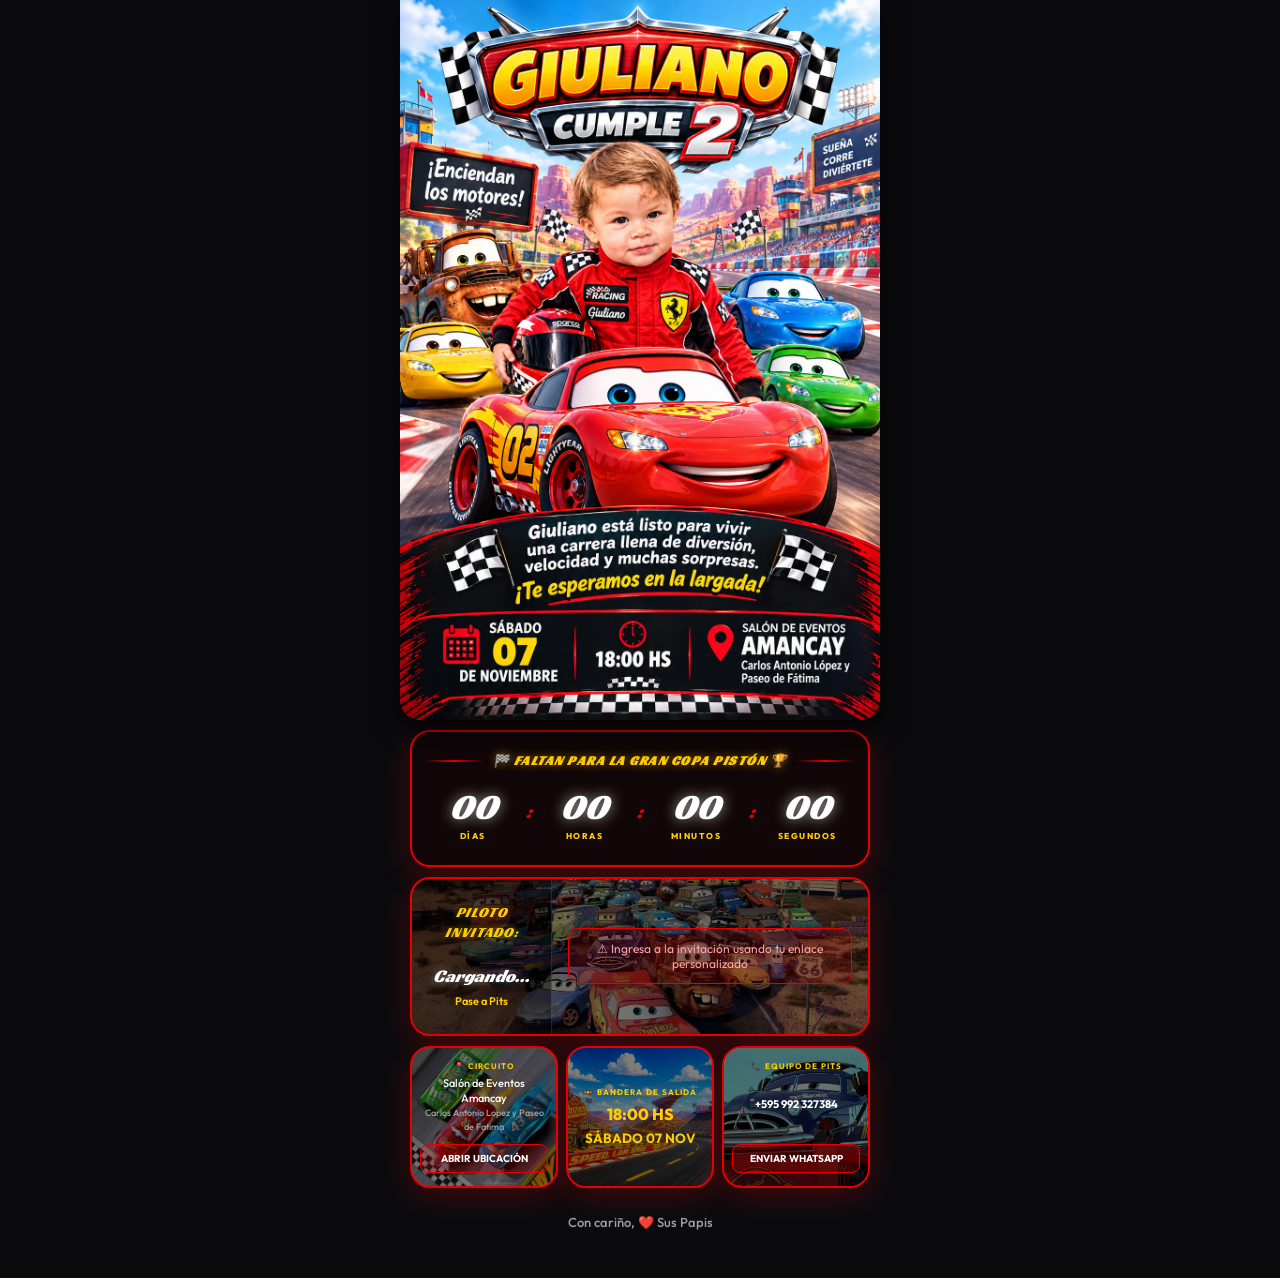
<file: index.html>
<!DOCTYPE html>
<html lang="es">

<head>
  <meta charset="UTF-8">
  <meta name="viewport" content="width=device-width, initial-scale=1.0">
  <meta name="format-detection" content="telephone=no">
  <title>Invitación — Cumpleaños de Giuliano 🏁</title>

  <!-- OPEN GRAPH / SOCIAL MEDIA META TAGS (WhatsApp, iMessage, Social) -->
  <meta property="og:title" content="🏁 Invitación 2do Añito de Giuliano 🏆">
  <meta property="og:description" content="¡Te esperamos para celebrar el 2do añito de Giuliano en la pista de carreras! Confirma tu asistencia aquí.">
  <meta property="og:image" content="https://invitacion-giuliano.vercel.app/giuliano_piloto.jpeg">
  <meta property="og:image:secure_url" content="https://invitacion-giuliano.vercel.app/giuliano_piloto.jpeg">
  <meta property="og:image:type" content="image/jpeg">
  <meta property="og:image:width" content="800">
  <meta property="og:image:height" content="800">
  <meta property="og:url" content="https://invitacion-giuliano.vercel.app/">
  <meta property="og:type" content="website">

  <!-- TWITTER CARDS -->
  <meta name="twitter:card" content="summary_large_image">
  <meta name="twitter:title" content="🏁 Invitación 2do Añito de Giuliano 🏆">
  <meta name="twitter:description" content="¡Te esperamos para celebrar el 2do añito de Giuliano en la pista de carreras! Confirma tu asistencia aquí.">
  <meta name="twitter:image" content="https://invitacion-giuliano.vercel.app/giuliano_piloto.jpeg">

  <link
    href="https://fonts.googleapis.com/css2?family=Outfit:wght@400;600;700;800;900&family=Racing+Sans+One&display=swap"
    rel="stylesheet">
  <style>
    *,
    *::before,
    *::after {
      box-sizing: border-box;
      margin: 0;
      padding: 0;
    }

    :root {
      --bg-main: #0B0B0E;
      --bg-card: #16161A;
      --racing-red: #E60000;
      --racing-red-dark: #A30000;
      --racing-yellow: #FFCC00;
      --racing-gold: #F59E0B;
      --text-white: #FFFFFF;
      --text-muted: #A1A1AA;
      --text-muted-light: #D4D4D8;
      --border-red: 1px solid rgba(230, 0, 0, 0.35);
      --border-yellow: 1px solid rgba(255, 204, 0, 0.35);
      --shadow-red: 0 8px 30px rgba(230, 0, 0, 0.25);
    }

    body {
      background: var(--bg-main);
      font-family: 'Outfit', sans-serif;
      color: var(--text-white);
      margin: 0;
      padding: 0;
      min-height: 100vh;
    }

    /* ── CONTAINER ── */
    .container {
      width: 100%;
      max-width: 480px;
      margin: 0 auto;
      padding-bottom: 2rem;
    }

    /* ── HERO BANNER POSTER ── */
    .hero {
      width: 100%;
      position: relative;
    }

    .hero-img {
      width: 100%;
      height: auto;
      display: block;
      border-radius: 0 0 20px 20px;
      box-shadow: 0 10px 30px rgba(0, 0, 0, 0.8);
    }

    /* ── COUNTDOWN COPA PISTON ── */
    .countdown-section {
      padding: 10px 10px 0 10px;
      text-align: center;
    }

    .countdown-card-wrapper {
      background: rgba(18, 6, 8, 0.9);
      border: 2.5px solid var(--racing-red);
      border-radius: 20px;
      padding: 1.25rem 0.75rem;
      box-shadow: var(--shadow-red);
    }

    .countdown-section h2 {
      font-family: 'Racing Sans One', cursive;
      font-style: italic;
      font-size: 13px;
      letter-spacing: 1.5px;
      text-transform: uppercase;
      color: var(--racing-yellow);
      margin-bottom: 1rem;
      display: flex;
      align-items: center;
      justify-content: center;
      gap: 8px;
      text-shadow: 0 0 10px rgba(255, 204, 0, 0.5);
    }

    .countdown-section h2::before,
    .countdown-section h2::after {
      content: '';
      flex: 1;
      height: 2px;
      background: linear-gradient(90deg, transparent, var(--racing-red), transparent);
    }

    .countdown {
      display: flex;
      flex-direction: row;
      flex-wrap: nowrap;
      align-items: center;
      justify-content: space-around;
      gap: 4px;
      width: 100%;
    }

    .time-box {
      flex: 1;
      text-align: center;
      padding: 0.25rem 0;
    }

    .time-box span {
      font-family: 'Racing Sans One', cursive;
      font-style: italic;
      font-size: clamp(24px, 7vw, 36px);
      color: var(--text-white);
      display: block;
      line-height: 1;
      text-shadow: 0 0 14px rgba(255, 255, 255, 0.6);
    }

    .time-box small {
      font-family: 'Outfit', sans-serif;
      font-size: 8.5px;
      font-weight: 800;
      letter-spacing: 1.5px;
      text-transform: uppercase;
      color: var(--racing-yellow);
      display: block;
      margin-top: 5px;
    }

    .separator {
      font-family: 'Racing Sans One', cursive;
      font-style: italic;
      font-size: 22px;
      color: var(--racing-red);
      flex-shrink: 0;
      margin-bottom: 10px;
    }

    /* ── RSVP CARD ── */
    .rsvp-card {
      background: linear-gradient(rgba(0, 0, 0, 0.55), rgba(0, 0, 0, 0.55)), url('confirmacion.jpg') center/cover no-repeat;
      border: 2.5px solid var(--racing-red);
      border-radius: 20px;
      margin: 10px;
      overflow: hidden;
      box-shadow: var(--shadow-red);
      display: grid;
      grid-template-columns: 140px 1fr;
    }

    .guest-panel {
      background: rgba(0, 0, 0, 0.45);
      padding: 1.5rem 0.85rem;
      display: flex;
      flex-direction: column;
      align-items: center;
      justify-content: center;
      text-align: center;
      border-right: 1px solid rgba(255, 255, 255, 0.12);
      gap: 6px;
    }

    .qty-options {
      display: flex;
      gap: 6px;
      margin-top: 4px;
      flex-wrap: wrap;
    }

    .qty-btn {
      flex: 1;
      min-width: 40px;
      padding: 8px 6px;
      border-radius: 8px;
      border: 1.5px solid rgba(255, 255, 255, 0.2);
      background: rgba(0, 0, 0, 0.6);
      color: var(--text-white);
      font-family: 'Outfit', sans-serif;
      font-size: 12px;
      font-weight: 700;
      cursor: pointer;
      display: flex;
      align-items: center;
      justify-content: center;
      gap: 4px;
      transition: all 0.2s ease;
    }

    .qty-btn:hover {
      border-color: var(--racing-yellow);
      background: rgba(230, 0, 0, 0.2);
    }

    .qty-btn.active {
      background: linear-gradient(135deg, var(--racing-red) 0%, var(--racing-red-dark) 100%);
      border-color: var(--racing-yellow);
      color: var(--racing-yellow);
      box-shadow: 0 0 10px rgba(230, 0, 0, 0.6);
    }

    .guest-panel h3 {
      font-size: 12px;
      color: var(--text-muted);
      font-weight: 500;
      line-height: 1.4;
    }

    .guest-panel h3 span#guestLabel {
      font-family: 'Racing Sans One', cursive;
      font-style: italic;
      font-size: 14px;
      color: var(--racing-yellow);
      display: block;
      text-transform: uppercase;
      letter-spacing: 1px;
      text-shadow: 0 0 8px rgba(255, 204, 0, 0.4);
    }

    .guest-panel h3 span#guestName {
      font-family: 'Racing Sans One', cursive;
      font-style: italic;
      font-size: 18px;
      color: var(--text-white);
      display: block;
      margin-top: 4px;
      text-shadow: 0 0 10px rgba(255, 255, 255, 0.4);
    }

    .guest-panel p {
      font-size: 11px;
      color: var(--racing-yellow);
      font-weight: 600;
      line-height: 1.4;
    }

    .rsvp-panel {
      padding: 1.25rem 1rem;
      display: flex;
      flex-direction: column;
      justify-content: center;
    }

    #loading {
      font-size: 12px;
      color: var(--text-muted);
      text-align: center;
      padding: 1rem 0;
    }

    .selector-item {
      margin-bottom: 8px;
      text-align: left;
    }

    .selector-item label {
      font-size: 12px;
      font-weight: 700;
      color: var(--text-white);
      display: block;
      margin-bottom: 3px;
    }

    .select-input {
      width: 100%;
      padding: 7px 10px;
      border-radius: 8px;
      border: 1.5px solid var(--racing-red);
      background: #000000;
      color: var(--racing-yellow);
      font-size: 13px;
      font-weight: 700;
      font-family: 'Outfit', sans-serif;
      outline: none;
      cursor: pointer;
    }

    .action-buttons {
      display: flex;
      flex-direction: column;
      gap: 8px;
      margin-top: 10px;
    }

    .btn-primary {
      width: 100%;
      padding: 12px 10px;
      border-radius: 10px;
      font-size: 13px;
      font-weight: 800;
      cursor: pointer;
      border: none;
      background: linear-gradient(135deg, var(--racing-red) 0%, var(--racing-red-dark) 100%);
      color: var(--text-white);
      font-family: 'Outfit', sans-serif;
      transition: all 0.2s;
      letter-spacing: 0.5px;
      box-shadow: 0 4px 14px rgba(230, 0, 0, 0.4);
      text-transform: uppercase;
    }

    .btn-primary:hover:not(:disabled) {
      transform: translateY(-1px);
      box-shadow: 0 6px 18px rgba(230, 0, 0, 0.6);
    }

    .btn-primary:disabled {
      opacity: 0.4;
      cursor: not-allowed;
    }

    .btn-secondary {
      width: 100%;
      padding: 10px 8px;
      border-radius: 10px;
      font-size: 11px;
      font-weight: 600;
      cursor: pointer;
      border: 1px solid rgba(255, 255, 255, 0.15);
      background: transparent;
      color: var(--text-muted);
      font-family: 'Outfit', sans-serif;
      transition: all 0.15s;
    }

    .btn-secondary:hover {
      background: rgba(255, 255, 255, 0.08);
      color: var(--text-white);
    }

    /* States */
    #already-box,
    #success-confirm,
    #success-decline {
      text-align: center;
      padding: 1rem 0.5rem;
      border-radius: 10px;
      font-size: 13px;
    }

    .state-title {
      font-family: 'Racing Sans One', cursive;
      font-style: italic;
      font-size: 17px;
      font-weight: 400;
      color: var(--racing-yellow);
      display: block;
      margin-bottom: 4px;
      letter-spacing: 1px;
    }

    .state-sub {
      font-size: 12px;
      color: var(--text-muted-light);
      display: block;
    }

    #error-box {
      background: rgba(230, 0, 0, 0.15);
      border: 1px solid var(--racing-red);
      border-radius: 10px;
      padding: 0.75rem;
      font-size: 12px;
      color: #FCA5A5;
      text-align: center;
    }

    /* ── INFO GRID ── */
    .info-grid {
      display: grid;
      grid-template-columns: 1fr 1fr 1fr;
      gap: 8px;
      padding: 0 10px 10px;
    }

    .info-card {
      background: var(--bg-card);
      border: 2.5px solid var(--racing-red);
      border-radius: 20px;
      padding: 0;
      display: flex;
      flex-direction: column;
      align-items: center;
      gap: 4px;
      text-align: center;
      box-shadow: var(--shadow-red);
      overflow: hidden;
    }

    .info-card h4 {
      font-size: 8px;
      letter-spacing: 1px;
      text-transform: uppercase;
      color: var(--racing-yellow);
      font-weight: 700;
      line-height: 1.4;
    }

    .info-card p {
      font-size: 11px;
      color: var(--text-white);
      font-weight: 500;
      line-height: 1.3;
    }

    .hour {
      font-size: 16px;
      font-weight: 800;
      color: var(--racing-yellow);
    }

    .phone {
      font-size: 11px;
      font-weight: 700;
      color: var(--text-white);
      line-height: 1.4;
    }

    .info-btn {
      margin-top: 6px;
      padding: 7px 8px;
      border-radius: 8px;
      font-size: 10px;
      font-weight: 700;
      cursor: pointer;
      border: 1px solid var(--racing-red);
      background: rgba(230, 0, 0, 0.2);
      color: var(--text-white);
      font-family: 'Outfit', sans-serif;
      text-decoration: none;
      display: block;
      width: 100%;
      text-align: center;
      transition: all 0.15s;
      text-transform: uppercase;
    }

    .info-btn:hover {
      background: var(--racing-red);
    }

    /* ── FOOTER ── */
    footer {
      padding: 1rem 1rem;
      text-align: center;
      font-size: 13px;
      color: var(--text-muted);
      font-weight: 500;
    }

    /* ── MOBILE ── */
    @media (max-width: 400px) {
      .rsvp-card {
        grid-template-columns: 1fr;
      }

      .guest-panel {
        border-right: none;
        border-bottom: 1px solid rgba(255, 255, 255, 0.08);
      }

      .info-grid {
        grid-template-columns: 1fr;
      }
    }
  </style>
</head>

<body>
  <div class="container">

    <!-- BANNER HERO POSTER -->
    <section class="hero">
      <img src="invitacion.png" alt="Invitación Giuliano 2" class="hero-img">
    </section>

    <!-- CONTADOR REGRESIVO COPA PISTON -->
    <section class="countdown-section">
      <div class="countdown-card-wrapper">
        <h2>🏁 FALTAN PARA LA GRAN COPA PISTÓN 🏆</h2>
        <div class="countdown">
          <div class="time-box">
            <span id="dias">00</span>
            <small>DÍAS</small>
          </div>
          <div class="separator">:</div>
          <div class="time-box">
            <span id="horas">00</span>
            <small>HORAS</small>
          </div>
          <div class="separator">:</div>
          <div class="time-box">
            <span id="minutos">00</span>
            <small>MINUTOS</small>
          </div>
          <div class="separator">:</div>
          <div class="time-box">
            <span id="segundos">00</span>
            <small>SEGUNDOS</small>
          </div>
        </div>
      </div>
    </section>

    <!-- RSVP CARD -->
    <section class="rsvp-card">
      <div class="guest-panel">
        <h3>
          <span id="guestLabel">Piloto Invitado:</span><br>
          <span id="guestName">Cargando...</span>
        </h3>
        <p id="guestCupo">Pase a Pits</p>
      </div>

      <div class="rsvp-panel">
        <div id="loading">Cargando invitación...</div>
        <div id="error-box" style="display:none;"></div>
        <div id="rsvp-content"></div>

        <div id="already-box" style="display:none;">
          <span style="font-size:32px;display:block;margin-bottom:6px;">🏁</span>
          <span id="already-title" class="state-title"></span>
          <span id="already-sub" class="state-sub"></span>
        </div>

        <div id="success-confirm" style="display:none;">
          <span style="font-size:32px;display:block;margin-bottom:6px;">🏆</span>
          <span id="sc-title" class="state-title"></span>
          <span id="sc-sub" class="state-sub"></span>
        </div>

        <div id="success-decline" style="display:none;">
          <span style="font-size:32px;display:block;margin-bottom:6px;">🟨 ❤️</span>
          <span class="state-title" style="color:#FFFFFF;">¡Gracias por avisar!</span>
          <span class="state-sub">Te vamos a extrañar en la pista de carreras.</span>
        </div>
      </div>
    </section>

    <!-- INFO GRID -->
    <section class="info-grid">
      <div class="info-card" style="background: url('ubicacion.jpg') center/cover no-repeat; position: relative; overflow: hidden;">
        <div style="background: rgba(0, 0, 0, 0.5); width: 100%; height: 100%; padding: 0.85rem 0.5rem; display: flex; flex-direction: column; align-items: center; justify-content: space-between; gap: 4px; text-align: center;">
          <h4>📍 CIRCUITO</h4>
          <p>Salón de Eventos Amancay<br><small style="color:var(--text-muted)">Carlos Antonio Lopez y Paseo de Fatima</small></p>
          <a href="https://maps.app.goo.gl/gQYUdELYaQ8Nciix6?g_st=aw" target="_blank" class="info-btn">
            Abrir Ubicación
          </a>
        </div>
      </div>

      <div class="info-card" style="background: url('fecha_hora.png') center/cover no-repeat; position: relative; overflow: hidden;">
        <div style="background: rgba(0, 0, 0, 0.5); width: 100%; height: 100%; padding: 0.85rem 0.5rem; display: flex; flex-direction: column; align-items: center; justify-content: center; gap: 6px; text-align: center;">
          <h4>🚥 BANDERA DE SALIDA</h4>
          <div class="hour">18:00 HS</div>
          <small style="color:var(--racing-yellow);font-weight:700;">SÁBADO 07 NOV</small>
        </div>
      </div>

      <div class="info-card" style="background: url('telefono2.jpg') center/cover no-repeat; position: relative; overflow: hidden;">
        <div style="background: rgba(0, 0, 0, 0.55); width: 100%; height: 100%; padding: 0.85rem 0.5rem; display: flex; flex-direction: column; align-items: center; justify-content: space-between; gap: 4px;">
          <h4>📞 EQUIPO DE PITS</h4>
          <div class="phone" style="color: #FFFFFF !important; text-decoration: none !important; font-weight: 700; pointer-events: none;">+595 992 327384</div>
          <a href="https://wa.me/595992327384" target="_blank" class="info-btn">
            Enviar WhatsApp
          </a>
        </div>
      </div>
    </section>

    <footer>
      Con cariño, ❤️ Sus Papis
    </footer>

  </div>

  <script>
    const SCRIPT_URL = 'https://script.google.com/macros/s/AKfycbzEP19g0fYckGm7u5vGC6yO4EGpb0amrLJjI_p6KHQUZUCRza35mM8ULqSdoKUBrl0l/exec';

    function getParam(name) {
      return new URLSearchParams(window.location.search).get(name);
    }

    const TOKEN = getParam('token');
    let invitado = null;
    let selectedAdultos = 0;
    let selectedNinos = 0;
    let selectedNinas = 0;

    function getDescripcionCupo(adultos, ninos, ninas) {
      const a = Number(adultos) || 0;
      const n = Number(ninos) || 0;
      const na = Number(ninas) || 0;
      const totalMax = a + n + na;

      const tieneAdulto = a > 0;
      const tieneNino = n > 0;
      const tieneNina = na > 0;

      const aText = `${a} ${a === 1 ? 'Adulto' : 'Adultos'}`;
      const nText = `${n} ${n === 1 ? 'niño' : 'niños'}`;
      const naText = `${na} ${na === 1 ? 'niña' : 'niñas'}`;

      if (tieneAdulto && tieneNino && tieneNina) {
        return `Válido para ${aText}, ${nText} y ${naText}`;
      }

      if (tieneAdulto && tieneNina && !tieneNino) {
        return `Válido para ${aText} y ${naText}`;
      }

      if (tieneAdulto && tieneNino && !tieneNina) {
        return `Válido para ${aText} y ${nText}`;
      }

      if (tieneAdulto && !tieneNino && !tieneNina) {
        return `Válido para ${totalMax} ${totalMax === 1 ? 'persona' : 'personas'}.`;
      }

      return `Válido para ${totalMax} ${totalMax === 1 ? 'persona' : 'personas'}.`;
    }

    function getIconString(iconChar, count) {
      if (count === 0) return '0 🚫';
      let icons = '';
      for (let i = 0; i < count; i++) {
        icons += iconChar;
      }
      return `${count} ${icons}`;
    }

    function selectQty(type, val, btnEl) {
      if (type === 'adultos') selectedAdultos = val;
      if (type === 'ninos') selectedNinos = val;
      if (type === 'ninas') selectedNinas = val;

      const container = btnEl.parentElement;
      const buttons = container.querySelectorAll('.qty-btn');
      buttons.forEach(b => b.classList.remove('active'));
      btnEl.classList.add('active');
    }

    async function fetchWithRetry(url, options = {}, retries = 3) {
      for (let i = 0; i < retries; i++) {
        try {
          const res = await fetch(url, { ...options, redirect: 'follow' });
          const text = await res.text();
          const json = JSON.parse(text);
          return json;
        } catch (e) {
          if (i === retries - 1) throw e;
          await new Promise(r => setTimeout(r, 800));
        }
      }
    }

    async function init() {
      if (!TOKEN) {
        document.getElementById('loading').style.display = 'none';
        showError('Ingresa a la invitación usando tu enlace personalizado');
        return;
      }

      try {
        const data = await fetchWithRetry(`${SCRIPT_URL}?token=${encodeURIComponent(TOKEN)}`);
        document.getElementById('loading').style.display = 'none';

        if (!data || !data.ok) {
          showError((data && data.error) || 'Invitación no encontrada');
          return;
        }

        invitado = data;

        if (data.yaRespondio) {
          showAlready(data);
        } else {
          renderRSVP();
        }
      } catch (err) {
        document.getElementById('loading').style.display = 'none';
        console.error(err);
        showError('Error de conexión al cargar la invitación. Intenta recargar la página.');
      }
    }

    async function confirmar() {
      const btn = document.getElementById('btn-confirm');
      btn.disabled = true;
      btn.textContent = 'REGISTRANDO...';

      const adultos = selectedAdultos;
      const ninos = selectedNinos;
      const ninas = selectedNinas;

      try {
        const response = await fetch(SCRIPT_URL, {
          method: 'POST',
          body: JSON.stringify({
            token: TOKEN,
            id: invitado.id,
            asistencia: 'Confirma',
            adultos: adultos,
            ninos: ninos,
            ninas: ninas
          })
        });

        const result = await response.json();
        if (!result.ok) throw new Error(result.error);

        document.getElementById('rsvp-content').style.display = 'none';
        document.getElementById('sc-title').textContent = `¡CONFIRMADO EN PITS, ${invitado.nombre.toUpperCase()}!`;

        let resumenTexto = [];
        if (adultos > 0) resumenTexto.push(`${adultos} adulto(s)`);
        if (ninos > 0) resumenTexto.push(`${ninos} niño(s)`);
        if (ninas > 0) resumenTexto.push(`${ninas} niña(s)`);

        document.getElementById('sc-sub').textContent = 'Pases registrados: ' + (resumenTexto.join(', ') || 'asistencia');
        document.getElementById('success-confirm').style.display = 'block';

      } catch (err) {
        btn.disabled = false;
        btn.textContent = '✓ CONFIRMAR ASISTENCIA';
        showError(err.message || 'No se pudo guardar la respuesta');
      }
    }

    async function declinar() {
      try {
        const response = await fetch(SCRIPT_URL, {
          method: 'POST',
          body: JSON.stringify({
            token: TOKEN,
            id: invitado.id,
            asistencia: 'No asiste',
            adultos: 0,
            ninos: 0,
            ninas: 0
          })
        });

        const result = await response.json();
        if (!result.ok) throw new Error(result.error);

        document.getElementById('rsvp-content').style.display = 'none';
        document.getElementById('success-decline').style.display = 'block';
      } catch (err) {
        showError(err.message || 'No se pudo guardar la respuesta');
      }
    }

    function showAlready(data) {
      const box = document.getElementById('already-box');
      document.getElementById('guestName').textContent = data.nombre;

      const totalMax = (data.cupoAdulto || 0) + (data.cupoNino || 0) + (data.cupoNina || 0);
      document.getElementById('guestLabel').textContent = totalMax === 1 ? 'Piloto Invitado:' : 'Pilotos Invitados:';
      document.getElementById('guestCupo').textContent = getDescripcionCupo(data.cupoAdulto || 0, data.cupoNino || 0, data.cupoNina || 0);

      const confirmo = String(data.asistencia).toLowerCase().includes('confirm');

      if (confirmo) {
        document.getElementById('already-title').textContent = `¡Ya estás registrado, ${data.nombre}!`;
        let detalle = [];
        if (data.adultoConfirmado > 0) detalle.push(`${data.adultoConfirmado} adulto(s)`);
        if (data.ninoConfirmado > 0) detalle.push(`${data.ninoConfirmado} niño(s)`);
        if (data.ninaConfirmada > 0) detalle.push(`${data.ninaConfirmada} niña(s)`);
        document.getElementById('already-sub').textContent = 'Confirmaste: ' + (detalle.join(', ') || 'asistencia');
      } else {
        document.getElementById('already-title').textContent = 'Respuesta registrada';
        document.getElementById('already-sub').textContent = 'Indicaste que no podrás asistir a la carrera.';
      }

      box.style.display = 'block';
    }

    function renderRSVP() {
      document.getElementById('guestName').textContent = invitado.nombre;
      const totalMax = (invitado.cupoAdulto || 0) + (invitado.cupoNino || 0) + (invitado.cupoNina || 0);
      document.getElementById('guestLabel').textContent = totalMax === 1 ? 'Piloto Invitado:' : 'Pilotos Invitados:';
      document.getElementById('guestCupo').textContent = getDescripcionCupo(invitado.cupoAdulto || 0, invitado.cupoNino || 0, invitado.cupoNina || 0);

      selectedAdultos = invitado.cupoAdulto || 0;
      selectedNinos = invitado.cupoNino || 0;
      selectedNinas = invitado.cupoNina || 0;

      let selectors = '';

      if (invitado.cupoAdulto > 0) {
        selectors += `
          <div class="selector-item">
            <label>Adultos (máx. ${invitado.cupoAdulto}):</label>
            <div class="qty-options">
        `;
        for (let i = 1; i <= invitado.cupoAdulto; i++) {
          const activeClass = i === selectedAdultos ? 'active' : '';
          selectors += `
            <button type="button" class="qty-btn ${activeClass}" onclick="selectQty('adultos', ${i}, this)">
              ${getIconString('👤', i)}
            </button>
          `;
        }
        selectors += `</div></div>`;
      }

      if (invitado.cupoNino > 0) {
        selectors += `
          <div class="selector-item">
            <label>Niños (máx. ${invitado.cupoNino}):</label>
            <div class="qty-options">
        `;
        for (let i = 0; i <= invitado.cupoNino; i++) {
          const activeClass = i === selectedNinos ? 'active' : '';
          selectors += `
            <button type="button" class="qty-btn ${activeClass}" onclick="selectQty('ninos', ${i}, this)">
              ${getIconString('👦', i)}
            </button>
          `;
        }
        selectors += `</div></div>`;
      }

      if (invitado.cupoNina > 0) {
        selectors += `
          <div class="selector-item">
            <label>Niñas (máx. ${invitado.cupoNina}):</label>
            <div class="qty-options">
        `;
        for (let i = 0; i <= invitado.cupoNina; i++) {
          const activeClass = i === selectedNinas ? 'active' : '';
          selectors += `
            <button type="button" class="qty-btn ${activeClass}" onclick="selectQty('ninas', ${i}, this)">
              ${getIconString('👧', i)}
            </button>
          `;
        }
        selectors += `</div></div>`;
      }

      document.getElementById('rsvp-content').innerHTML = `
        <h4 style="font-family:'Racing Sans One', cursive; font-style:italic; font-size:15px; color:var(--racing-yellow); margin-bottom:10px; letter-spacing:1.5px; text-transform:uppercase; text-shadow: 0 0 8px rgba(255, 204, 0, 0.4);">
          CONFIRMA TU ASISTENCIA:
        </h4>
        <div style="margin-bottom:10px;">
          ${selectors}
        </div>
        <div class="action-buttons">
          <button id="btn-confirm" class="btn-primary" onclick="confirmar()">
            ✓ CONFIRMAR ASISTENCIA
          </button>
          <button class="btn-secondary" onclick="declinar()">
            ✕ NO PODRÉ ASISTIR
          </button>
        </div>
      `;
    }

    function showError(msg) {
      document.getElementById('error-box').textContent = '⚠ ' + msg;
      document.getElementById('error-box').style.display = 'block';
    }

    function iniciarContador() {
      // Fecha objetivo: Sábado 07 de Noviembre a las 18:00 hs
      const fechaEvento = new Date("2026-11-07T18:00:00");
      setInterval(() => {
        const ahora = new Date();
        const diff = fechaEvento - ahora;
        if (diff <= 0) return;
        const dias = Math.floor(diff / 86400000);
        const horas = Math.floor((diff % 86400000) / 3600000);
        const minutos = Math.floor((diff % 3600000) / 60000);
        const segundos = Math.floor((diff % 60000) / 1000);
        document.getElementById('dias').textContent = String(dias).padStart(2, '0');
        document.getElementById('horas').textContent = String(horas).padStart(2, '0');
        document.getElementById('minutos').textContent = String(minutos).padStart(2, '0');
        document.getElementById('segundos').textContent = String(segundos).padStart(2, '0');
      }, 1000);
    }
    iniciarContador();

    init();
  </script>
</body>

</html>
</file>
